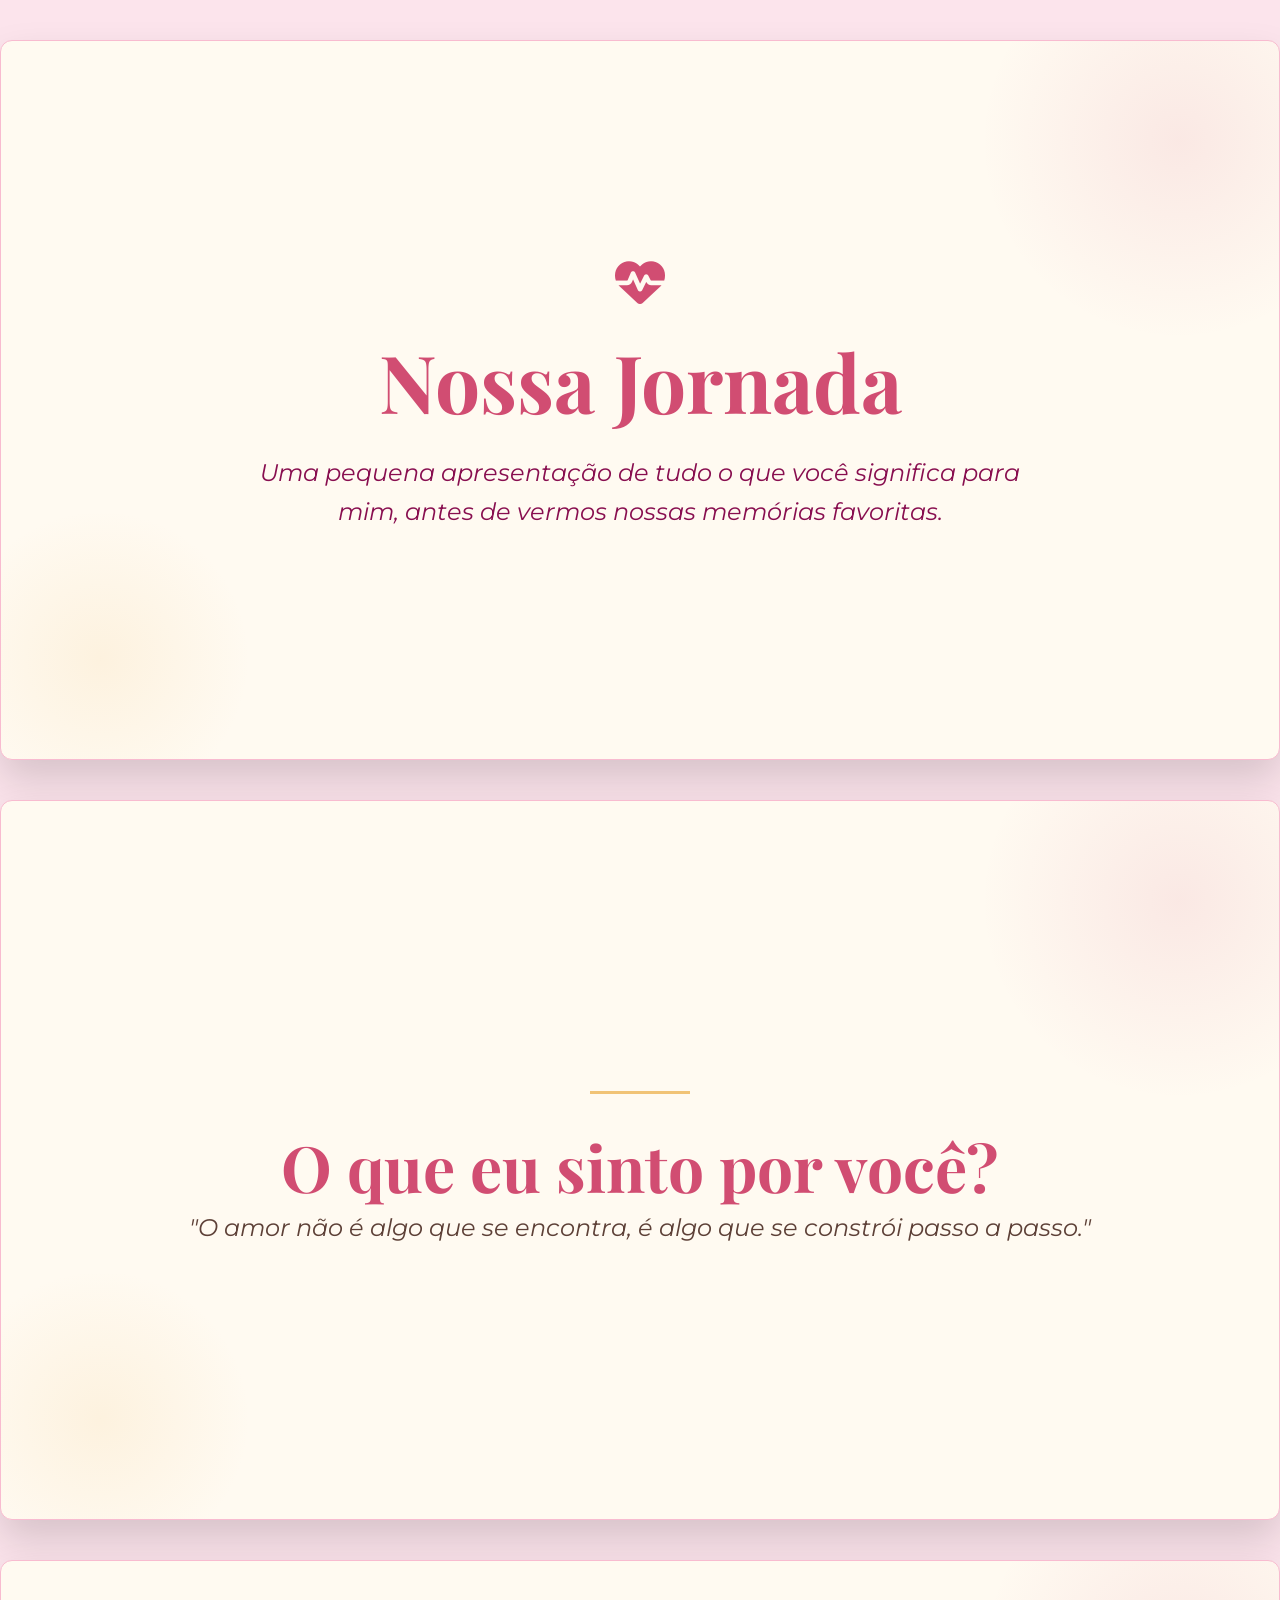
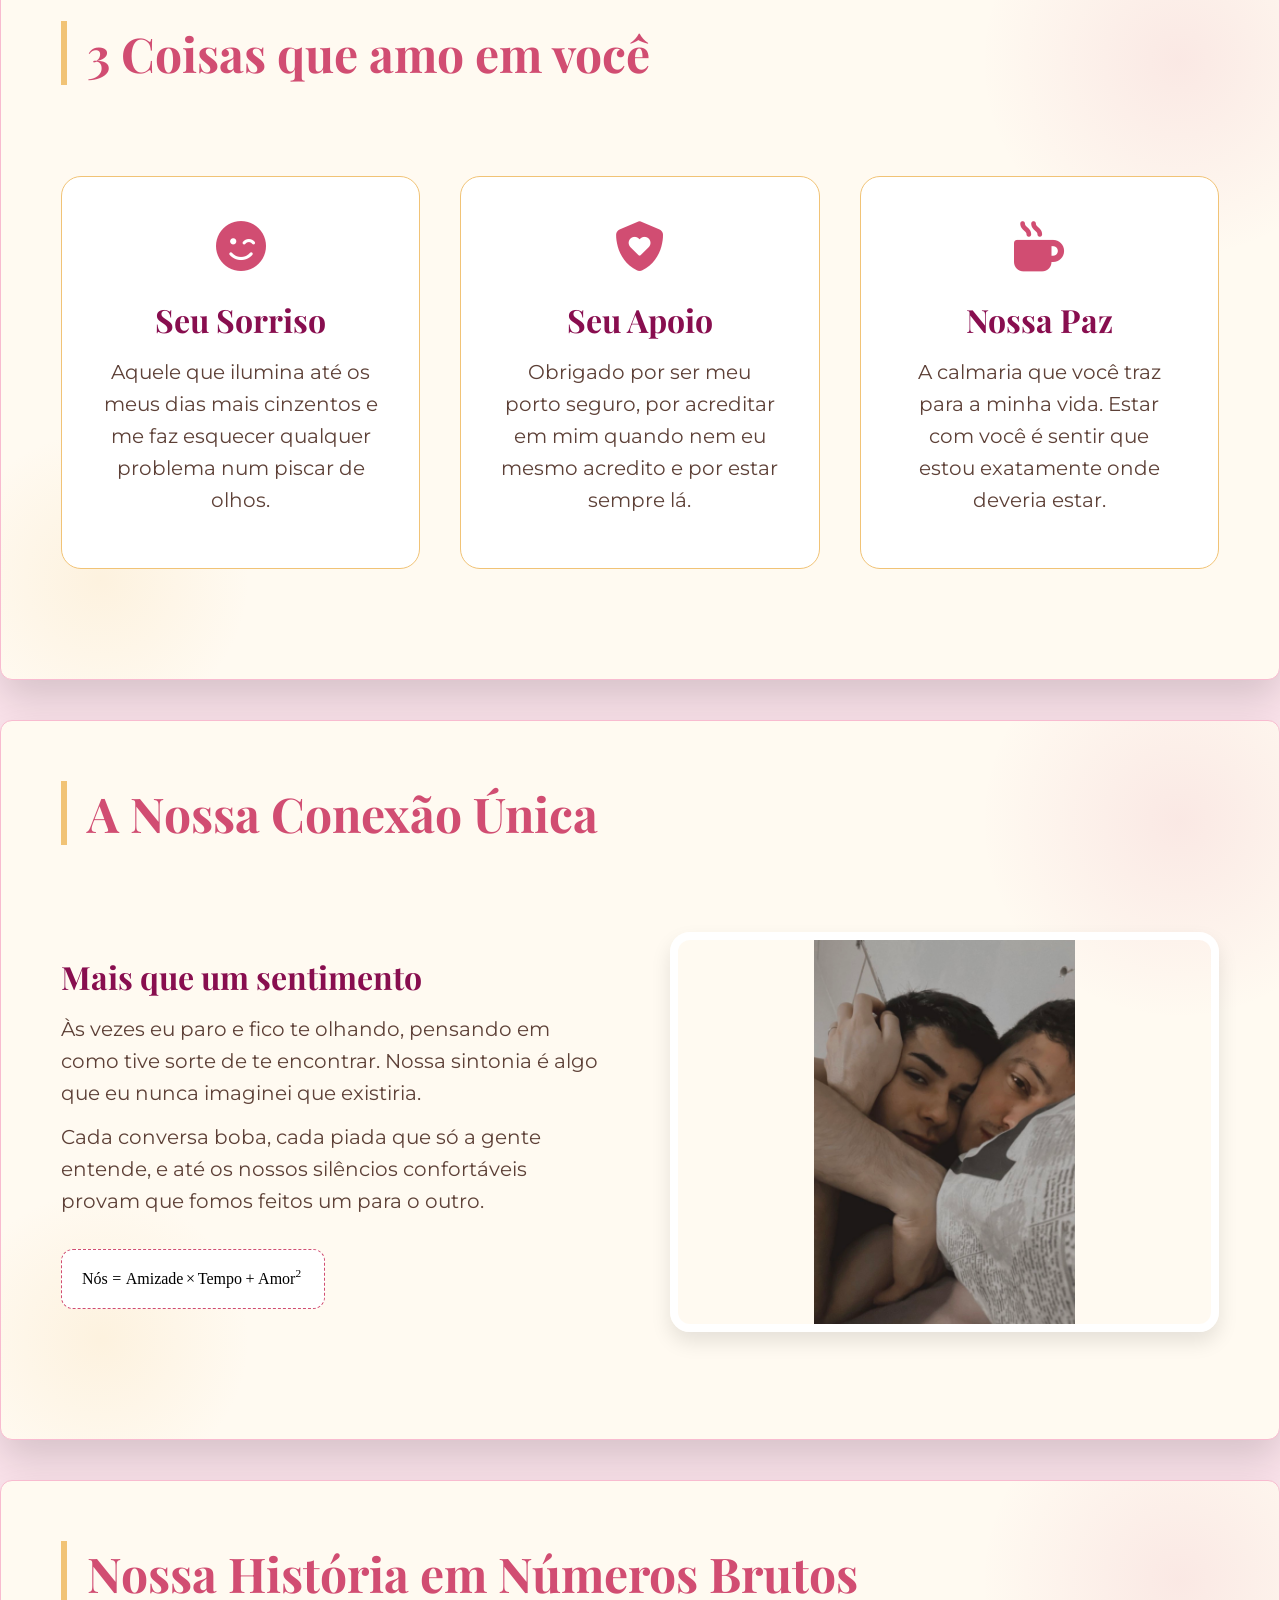
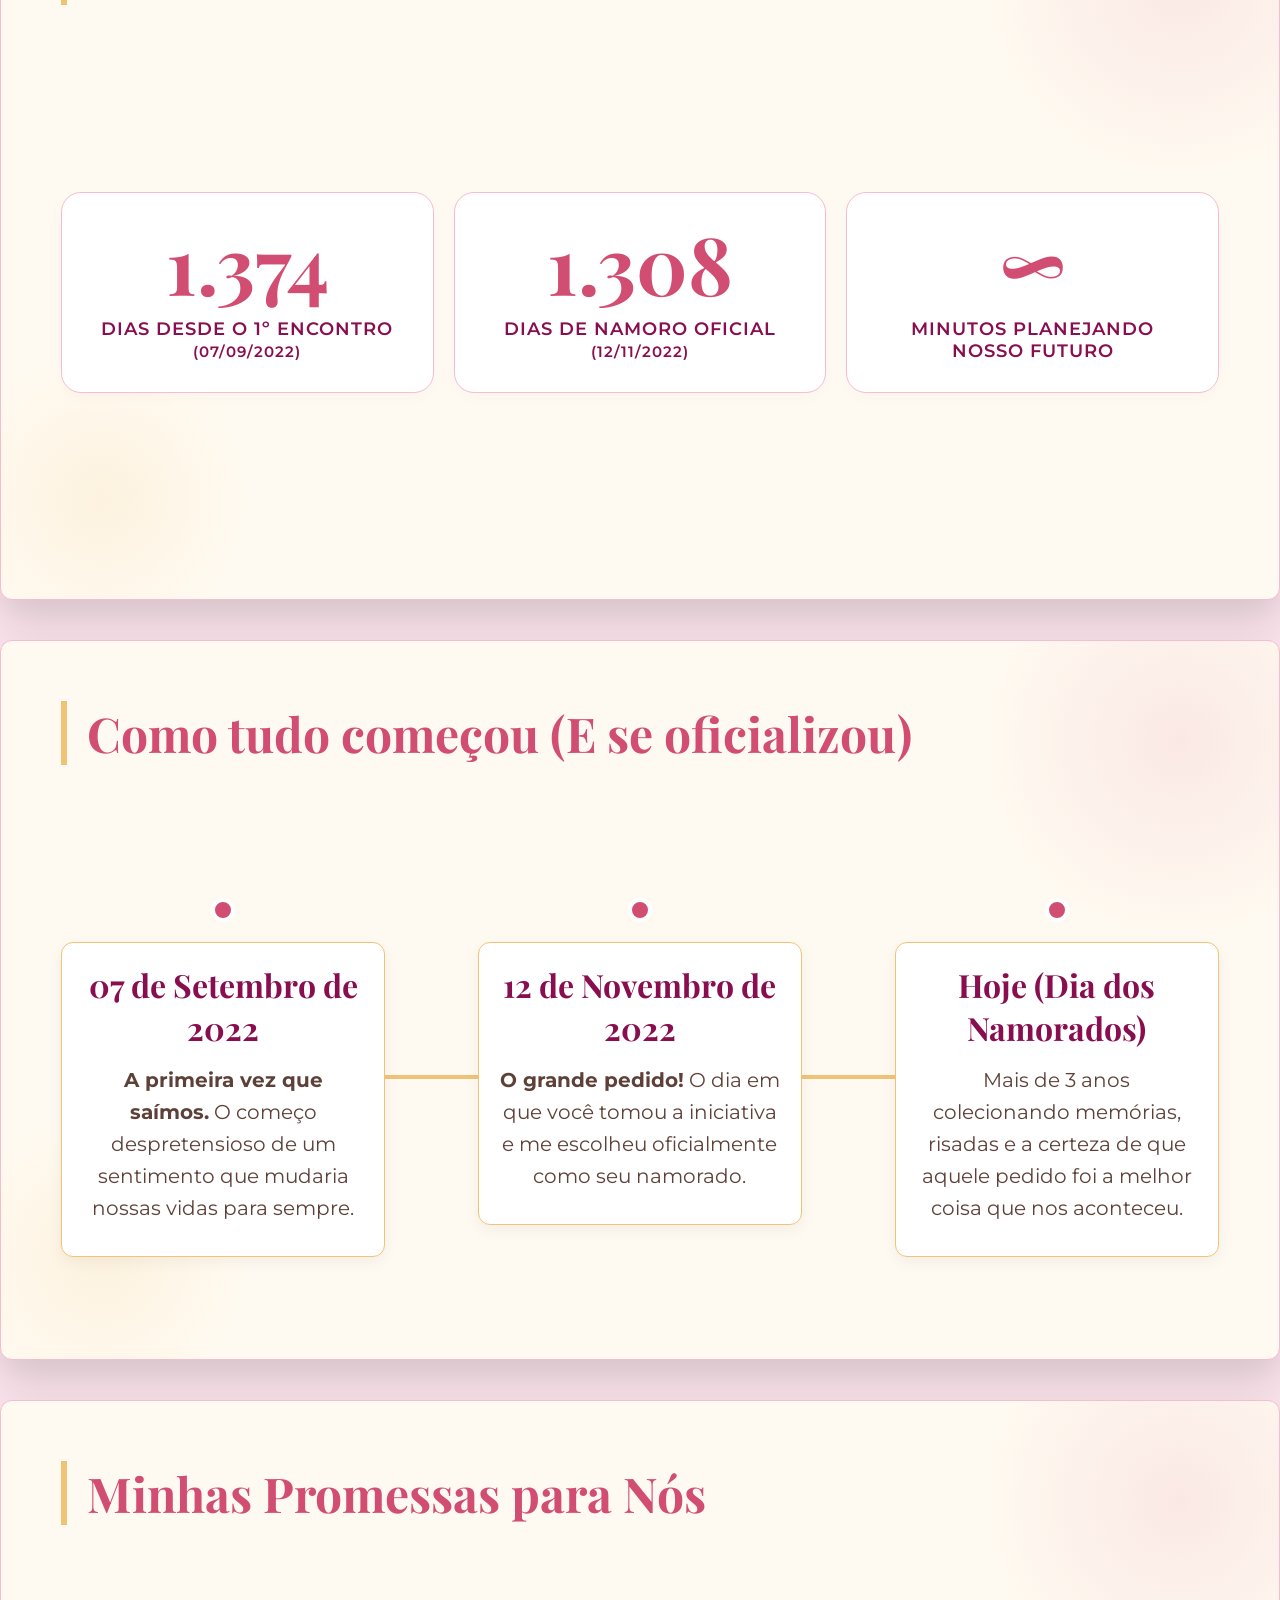
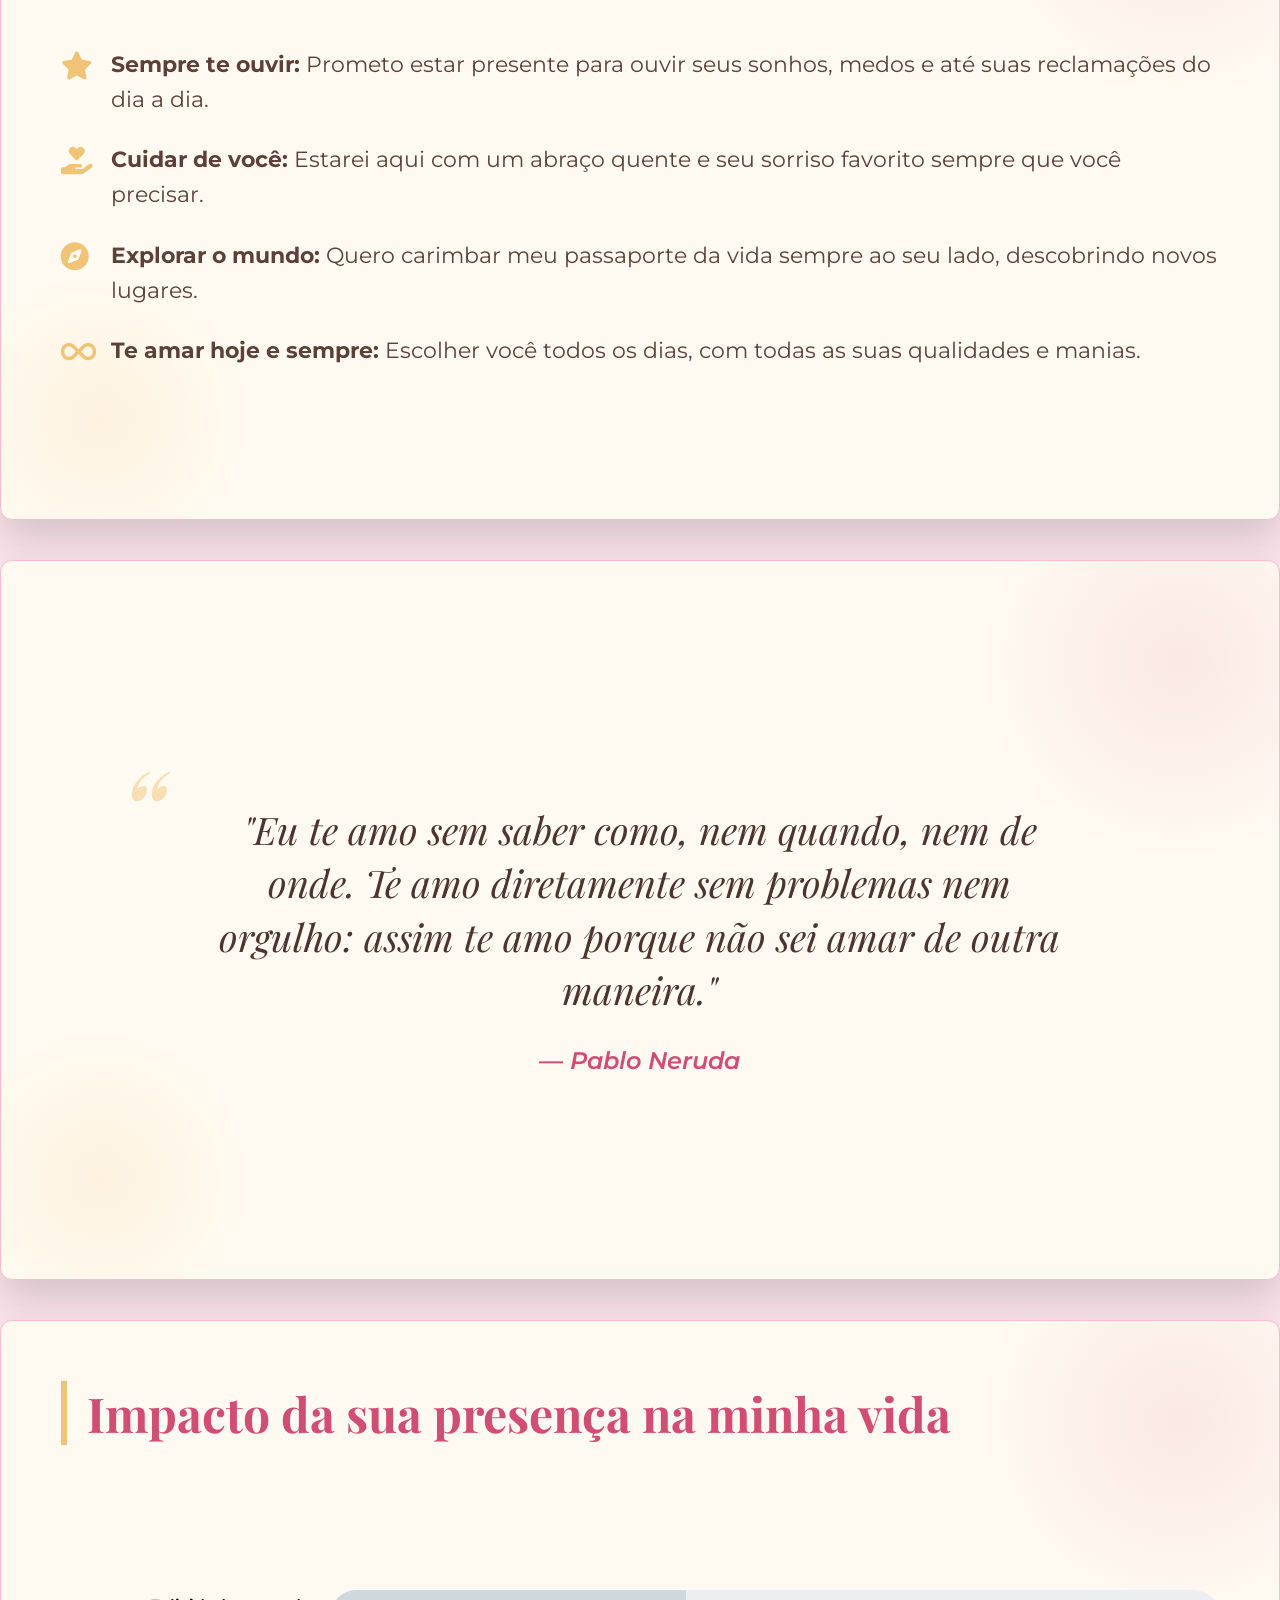
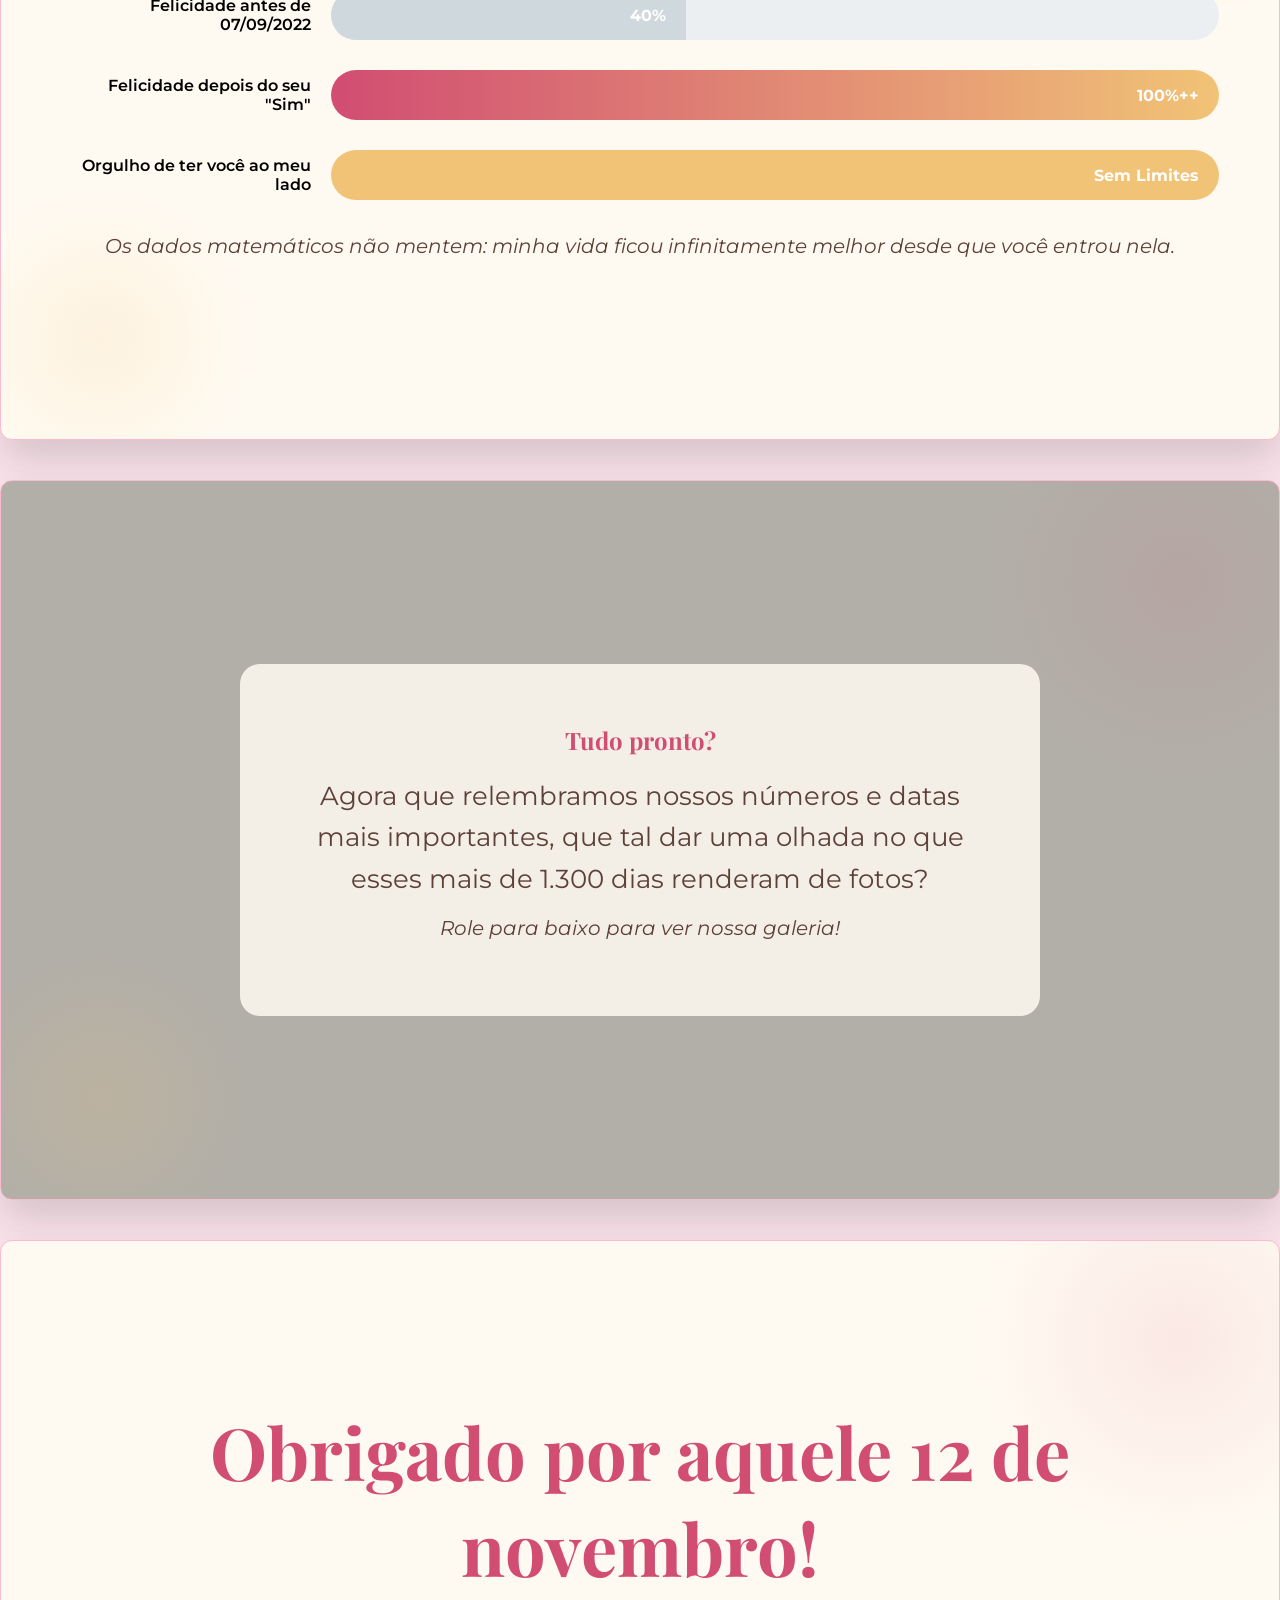
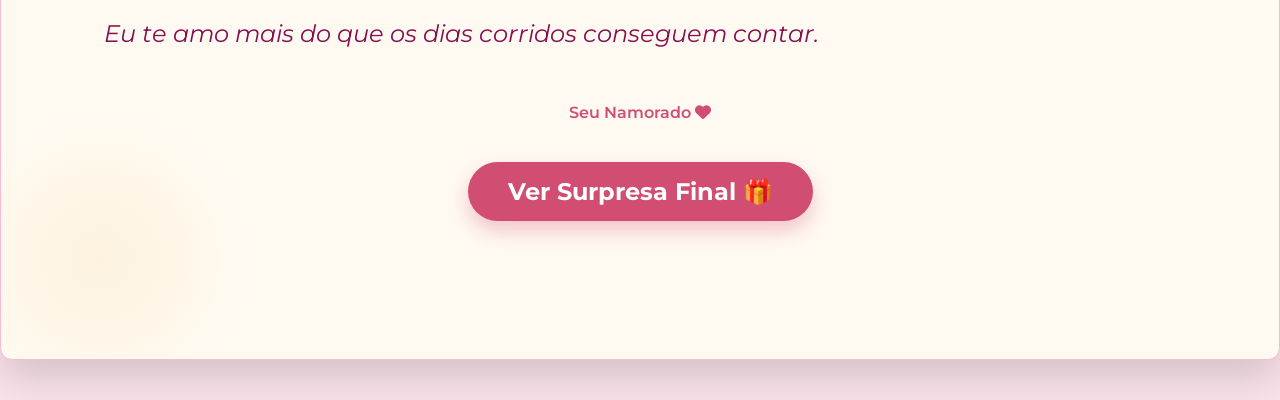
<file: declaracao.html>
<!DOCTYPE html>
<html lang="pt-br">
<head>
    <meta charset="UTF-8">
    <meta name="viewport" content="width=device-width, initial-scale=1.0">
    <title>Nossa Jornada de Amor</title>
    <link rel="preconnect" href="https://fonts.googleapis.com">
    <link rel="preconnect" href="https://fonts.gstatic.com" crossorigin>
    <link href="https://fonts.googleapis.com/css2?family=Playfair+Display:ital,wght@0,400;0,700;1,400&family=Montserrat:wght@300;400;600&display=swap" rel="stylesheet">
    <link rel="stylesheet" href="https://cdnjs.cloudflare.com/ajax/libs/font-awesome/6.5.1/css/all.min.css">
    <style>
        * { box-sizing: border-box; }
        p { margin: 0; margin-bottom: 12px; }
        body {
            background-color: #fce4ec;
            display: grid;
            gap: 40px;
            grid-template-columns: 1fr;
            margin: 0;
            min-height: 100vh;
            padding: 40px 0;
            place-items: center;
        }

        .slide-container {
            align-items: center;
            background-color: #fffaf1;
            border-radius: 12px;
            box-shadow: 0 20px 40px rgba(0, 0, 0, 0.15);
            display: flex;
            flex-direction: column;
            font-family: 'Montserrat', sans-serif;
            height: 720px;
            justify-content: center;
            overflow: hidden;
            padding: 60px;
            position: relative;
            width: 1280px;
            border: 1px solid #f8bbd0;
        }

        .slide-container::before {
            content: '';
            position: absolute;
            top: -100px;
            right: -100px;
            width: 400px;
            height: 400px;
            background: radial-gradient(circle, rgba(209, 77, 114, 0.1) 0%, transparent 70%);
            z-index: 0;
            border-radius: 50%;
        }

        .slide-container::after {
            content: '';
            position: absolute;
            bottom: -50px;
            left: -50px;
            width: 300px;
            height: 300px;
            background: radial-gradient(circle, rgba(241, 195, 118, 0.15) 0%, transparent 70%);
            z-index: 0;
            border-radius: 50%;
        }

        .slide-container > * { position: relative; z-index: 1; }

        .slide-container h1, .slide-container h2, .slide-container h3 {
            color: #d14d72;
            font-family: 'Playfair Display', serif;
            margin: 0;
        }

        .slide-container h1 { font-size: 80px; font-weight: 700; margin-bottom: 20px; text-align: center; }
        .slide-container .slide-title { font-size: 48px; font-weight: 700; margin-bottom: 40px; text-align: left; width: 100%; border-left: 6px solid #f1c376; padding-left: 20px; }
        .slide-container h3 { font-size: 32px; margin-bottom: 15px; color: #880e4f; }
        .slide-container p, .slide-container li, .slide-container td, .slide-container th { font-size: 20px; line-height: 1.6; color: #5d4037; font-weight: 400; }
        .slide-container .subtitle { font-size: 24px; font-style: italic; color: #880e4f; text-align: center; max-width: 800px; }

        .content-area { display: flex; flex-direction: column; justify-content: center; width: 100%; flex-grow: 1; }
        .title-layout { text-align: center; display: flex; flex-direction: column; align-items: center; }

        .section-title-layout { text-align: center; }
        .section-title-layout hr { border: none; height: 3px; background: #f1c376; width: 100px; margin: 30px auto; }
        .section-title-layout h2 { font-size: 64px; }

        .tiled-content { display: flex; gap: 40px; width: 100%; align-items: stretch; }
        .tile { flex: 1; background: #ffffff; border-radius: 20px; padding: 40px; border: 1px solid #f1c376; text-align: center; }
        .tile .icon { font-size: 50px; color: #d14d72; margin-bottom: 20px; }

        .two-column { display: grid; grid-template-columns: 1fr 1fr; gap: 60px; align-items: center; width: 100%; }
        .image-wrapper { border-radius: 20px; overflow: hidden; height: 400px; border: 8px solid #fff; box-shadow: 0 10px 20px rgba(0,0,0,0.1); }
        .image-wrapper img { width: 100%; height: 100%; object-fit: contain; }

        .highlight-numbers-layout { display: flex; align-items: center; justify-content: space-around; width: 100%; text-align: center; gap: 20px; }
        .number-box { flex: 1; background: #fff; padding: 30px 20px; border-radius: 20px; border: 1px solid #f8bbd0; box-shadow: 0 5px 15px rgba(0,0,0,0.02); }
        .number { font-family: 'Playfair Display', serif; font-size: 80px; font-weight: 700; color: #d14d72; line-height: 1; margin-bottom: 15px; }
        .number-label { font-size: 18px; font-weight: 600; color: #880e4f; text-transform: uppercase; letter-spacing: 1px; }

        .bullet-list ul { list-style: none; padding: 0; }
        .bullet-list li { position: relative; padding-left: 50px; margin-bottom: 25px; font-size: 22px; }
        .bullet-list i { position: absolute; left: 0; top: 5px; color: #f1c376; font-size: 28px; }

        .quote-layout { width: 80%; margin: 0 auto; text-align: center; position: relative; }
        .quote-layout blockquote { font-size: 38px; font-family: 'Playfair Display', serif; font-style: italic; color: #4e342e; line-height: 1.4; margin-bottom: 30px; }
        .quote-layout blockquote::before { content: '“'; font-size: 120px; position: absolute; left: -60px; top: -40px; color: #f1c376; opacity: 0.5; }
        .quote-layout cite { font-size: 24px; font-weight: 600; color: #d14d72; }

        .chart-container { width: 100%; display: flex; flex-direction: column; gap: 30px; }
        .bar { display: flex; align-items: center; gap: 20px; }
        .bar .label { flex: 0 0 250px; text-align: right; font-weight: 600; }
        .bar-inner { flex-grow: 1; background: #eceff1; height: 50px; border-radius: 25px; overflow: hidden; }
        .bar-fill { height: 100%; display: flex; align-items: center; justify-content: flex-end; padding-right: 20px; color: #fff; font-weight: 700; }

        .timeline-layout { position: relative; display: flex; justify-content: space-between; width: 100%; margin-top: 50px; }
        .timeline-line { position: absolute; top: 50%; left: 0; width: 100%; height: 4px; background: #f1c376; z-index: 0; transform: translateY(-2px); }
        .timeline-item { position: relative; z-index: 1; width: 28%; text-align: center; }
        .timeline-dot { width: 24px; height: 24px; background: #d14d72; border: 4px solid #fff; border-radius: 50%; margin: 0 auto 20px; }
        .timeline-content { background: #fff; padding: 20px; border-radius: 12px; box-shadow: 0 5px 15px rgba(0,0,0,0.05); border: 1px solid #f1c376; }

        .full-bg-image { background-size: cover; background-position: center; display: flex; align-items: center; justify-content: center; }
        .overlay { background: rgba(255, 250, 241, 0.85); padding: 60px; border-radius: 20px; text-align: center; max-width: 800px; }

        .qa-layout { text-align: center; }
        .qa-layout h2 { font-size: 72px; margin-bottom: 20px; }

        #formula-container { background: #fff; padding: 20px; border-radius: 12px; border: 1px dashed #d14d72; display: inline-block; margin-top: 20px; }

        .btn-final {
            display: inline-block;
            margin-top: 40px;
            padding: 15px 40px;
            background-color: #d14d72;
            color: #fff;
            text-decoration: none;
            font-size: 24px;
            font-weight: 700;
            border-radius: 50px;
            box-shadow: 0 10px 20px rgba(209, 77, 114, 0.3);
            transition: transform 0.3s, background-color 0.3s;
        }
        .btn-final:hover {
            background-color: #880e4f;
            transform: translateY(-5px);
        }
    </style>
</head>
<body>

<div class="slide-container" id="slide1">
    <div class="title-layout">
        <i class="fa-solid fa-heart-pulse" style="font-size: 50px; color: #d14d72; margin-bottom: 20px;"></i>
        <h1>Nossa Jornada</h1>
        <p class="subtitle">Uma pequena apresentação de tudo o que você significa para mim, antes de vermos nossas memórias favoritas.</p>
    </div>
</div>

<div class="slide-container" id="slide2">
    <div class="section-title-layout">
        <hr>
        <h2>O que eu sinto por você?</h2>
        <p style="font-size: 24px; font-style: italic;">"O amor não é algo que se encontra, é algo que se constrói passo a passo."</p>
    </div>
</div>

<div class="slide-container" id="slide3">
    <h2 class="slide-title">3 Coisas que amo em você</h2>
    <div class="content-area">
        <div class="tiled-content">
            <div class="tile">
                <div class="icon"><i class="fa-solid fa-face-smile-wink"></i></div>
                <h3>Seu Sorriso</h3>
                <p>Aquele que ilumina até os meus dias mais cinzentos e me faz esquecer qualquer problema num piscar de olhos.</p>
            </div>
            <div class="tile">
                <div class="icon"><i class="fa-solid fa-shield-heart"></i></div>
                <h3>Seu Apoio</h3>
                <p>Obrigado por ser meu porto seguro, por acreditar em mim quando nem eu mesmo acredito e por estar sempre lá.</p>
            </div>
            <div class="tile">
                <div class="icon"><i class="fa-solid fa-mug-hot"></i></div>
                <h3>Nossa Paz</h3>
                <p>A calmaria que você traz para a minha vida. Estar com você é sentir que estou exatamente onde deveria estar.</p>
            </div>
        </div>
    </div>
</div>

<div class="slide-container" id="slide4">
    <h2 class="slide-title">A Nossa Conexão Única</h2>
    <div class="content-area">
        <div class="two-column">
            <div>
                <h3>Mais que um sentimento</h3>
                <p>Às vezes eu paro e fico te olhando, pensando em como tive sorte de te encontrar. Nossa sintonia é algo que eu nunca imaginei que existiria.</p>
                <p>Cada conversa boba, cada piada que só a gente entende, e até os nossos silêncios confortáveis provam que fomos feitos um para o outro.</p>
                <div id="formula-container">
                    <math xmlns="http://www.w3.org/1998/Math/MathML" display="block">
                      <mi>N&#243;s</mi>
                      <mo>=</mo>
                      <mfenced>
                        <mrow>
                          <mi>Amizade</mi>
                          <mo>&#215;</mo>
                          <mi>Tempo</mi>
                        </mrow>
                      </mfenced>
                      <mo>+</mo>
                      <msup>
                        <mi>Amor</mi>
                        <mn>2</mn>
                      </msup>
                    </math>
                </div>
            </div>
            <div class="image-wrapper">
                <img src="Fotos/Foto-01.jpg" alt="Mãos dadas romanticamente">
            </div>
        </div>
    </div>
</div>

<div class="slide-container" id="slide5">
    <h2 class="slide-title">Nossa História em Números Brutos</h2>
    <div class="content-area">
        <div class="highlight-numbers-layout">
            <div class="number-box">
                <div class="number">1.374</div>
                <div class="number-label">Dias desde o 1º Encontro<br><small>(07/09/2022)</small></div>
            </div>
            <div class="number-box">
                <div class="number">1.308</div>
                <div class="number-label">Dias de Namoro Oficial<br><small>(12/11/2022)</small></div>
            </div>
            <div class="number-box">
                <div class="number">∞</div>
                <div class="number-label">Minutos planejando<br>nosso futuro</div>
            </div>
        </div>
    </div>
</div>

<div class="slide-container" id="slide6">
    <h2 class="slide-title">Como tudo começou (E se oficializou)</h2>
    <div class="content-area">
        <div class="timeline-layout">
            <div class="timeline-line"></div>
            <div class="timeline-item">
                <div class="timeline-dot"></div>
                <div class="timeline-content">
                    <h3>07 de Setembro de 2022</h3>
                    <p><strong>A primeira vez que saímos.</strong> O começo despretensioso de um sentimento que mudaria nossas vidas para sempre.</p>
                </div>
            </div>
            <div class="timeline-item">
                <div class="timeline-dot"></div>
                <div class="timeline-content">
                    <h3>12 de Novembro de 2022</h3>
                    <p><strong>O grande pedido!</strong> O dia em que você tomou a iniciativa e me escolheu oficialmente como seu namorado.</p>
                </div>
            </div>
            <div class="timeline-item">
                <div class="timeline-dot"></div>
                <div class="timeline-content">
                    <h3>Hoje (Dia dos Namorados)</h3>
                    <p>Mais de 3 anos colecionando memórias, risadas e a certeza de que aquele pedido foi a melhor coisa que nos aconteceu.</p>
                </div>
            </div>
        </div>
    </div>
</div>

<div class="slide-container" id="slide7">
    <h2 class="slide-title">Minhas Promessas para Nós</h2>
    <div class="content-area">
        <div class="bullet-list">
            <ul>
                <li><i class="fa-solid fa-star"></i> <strong>Sempre te ouvir:</strong> Prometo estar presente para ouvir seus sonhos, medos e até suas reclamações do dia a dia.</li>
                <li><i class="fa-solid fa-hand-holding-heart"></i> <strong>Cuidar de você:</strong> Estarei aqui com um abraço quente e seu sorriso favorito sempre que você precisar.</li>
                <li><i class="fa-solid fa-compass"></i> <strong>Explorar o mundo:</strong> Quero carimbar meu passaporte da vida sempre ao seu lado, descobrindo novos lugares.</li>
                <li><i class="fa-solid fa-infinity"></i> <strong>Te amar hoje e sempre:</strong> Escolher você todos os dias, com todas as suas qualidades e manias.</li>
            </ul>
        </div>
    </div>
</div>

<div class="slide-container" id="slide8">
    <div class="quote-layout">
        <blockquote>"Eu te amo sem saber como, nem quando, nem de onde. Te amo diretamente sem problemas nem orgulho: assim te amo porque não sei amar de outra maneira."</blockquote>
        <cite>— Pablo Neruda</cite>
    </div>
</div>

<div class="slide-container" id="slide9">
    <h2 class="slide-title">Impacto da sua presença na minha vida</h2>
    <div class="content-area">
        <div class="chart-container">
            <div class="bar">
                <div class="label">Felicidade antes de 07/09/2022</div>
                <div class="bar-inner"><div class="bar-fill" style="width: 40%; background: #cfd8dc;">40%</div></div>
            </div>
            <div class="bar">
                <div class="label">Felicidade depois do seu "Sim"</div>
                <div class="bar-inner"><div class="bar-fill" style="width: 100%; background: linear-gradient(90deg, #d14d72, #f1c376);">100%++</div></div>
            </div>
            <div class="bar">
                <div class="label">Orgulho de ter você ao meu lado</div>
                <div class="bar-inner"><div class="bar-fill" style="width: 100%; background: #f1c376;">Sem Limites</div></div>
            </div>
        </div>
        <p style="margin-top: 30px; text-align: center; font-style: italic;">Os dados matemáticos não mentem: minha vida ficou infinitamente melhor desde que você entrou nela.</p>
    </div>
</div>

<div class="slide-container full-bg-image" id="slide10" style="background-image: linear-gradient(rgba(0,0,0,0.3), rgba(0,0,0,0.3)), url('http://googleusercontent.com/image_collection/image_retrieval/11226458969516609089');">
    <div class="overlay">
        <h2 style="color: #d14d72; margin-bottom: 20px;">Tudo pronto?</h2>
        <p style="font-size: 26px;">Agora que relembramos nossos números e datas mais importantes, que tal dar uma olhada no que esses mais de 1.300 dias renderam de fotos?</p>
        <p style="font-style: italic;">Role para baixo para ver nossa galeria!</p>
    </div>
</div>

<div class="slide-container" id="slide11">
    <div class="qa-layout">
        <i class="fa-solid fa-envelope-open-heart" style="font-size: 60px; color: #f1c376; margin-bottom: 20px;"></i>
        <h2>Obrigado por aquele 12 de novembro!</h2>
        <p class="subtitle">Eu te amo mais do que os dias corridos conseguem contar.</p>
        <div style="margin-top: 50px; font-weight: 600; color: #d14d72;">
            Seu Namorado <i class="fa-solid fa-heart"></i>
        </div>
        <a href="index.html#page-3" class="btn-final">Ver Surpresa Final 🎁</a>
    </div>
</div>

</body>
</html>
</file>
